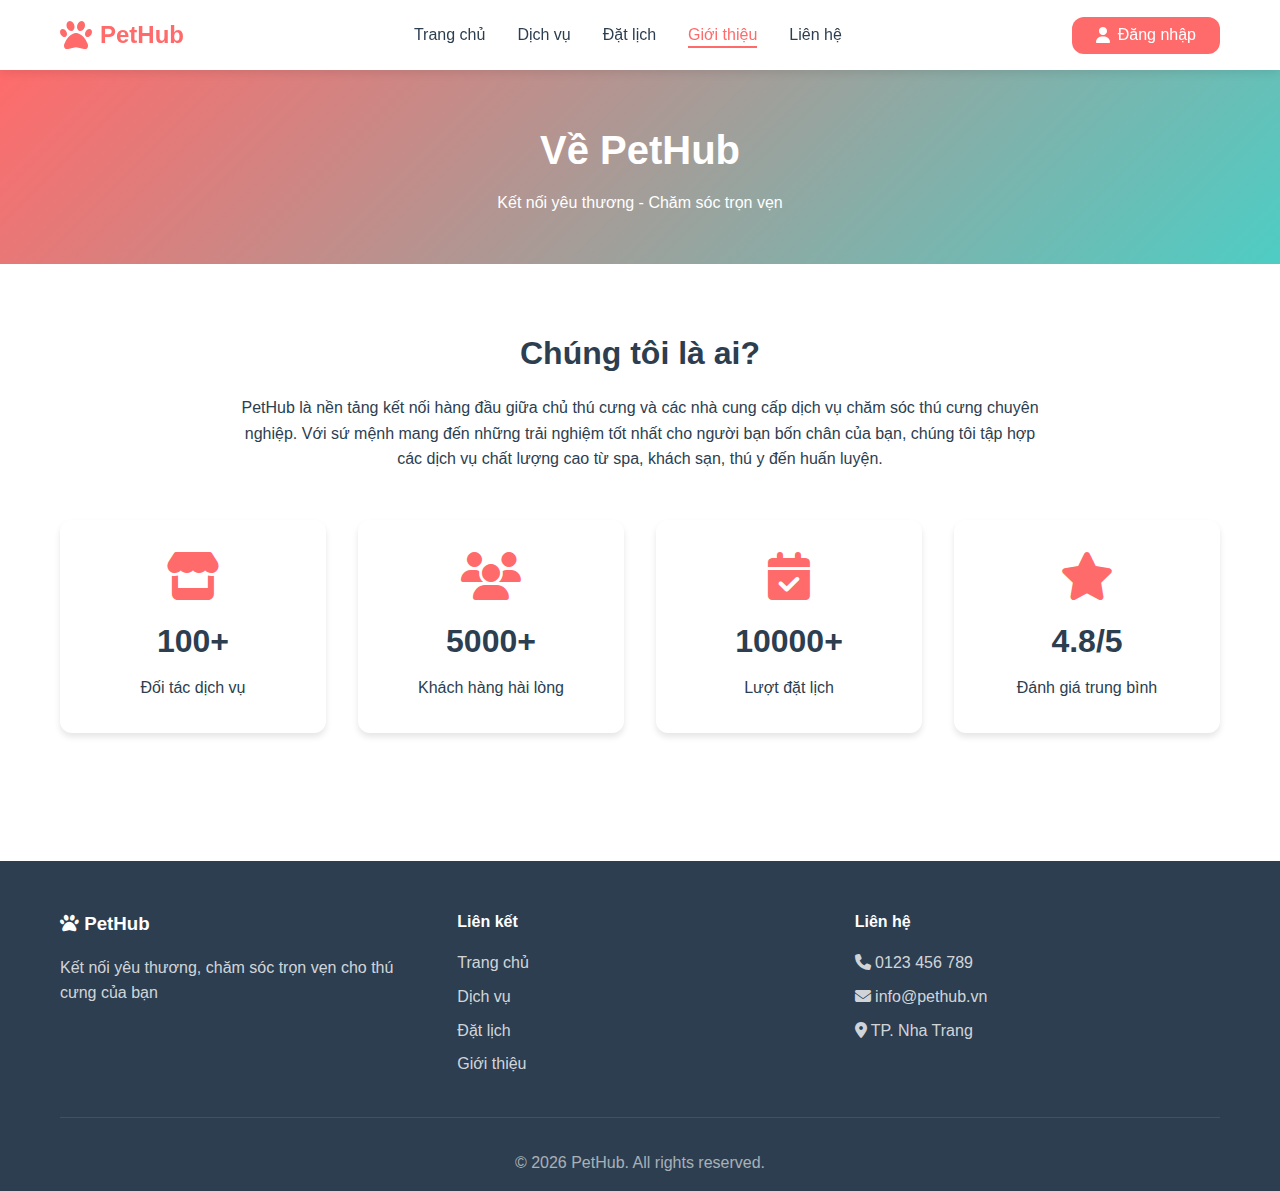
<file: about.html>
<!DOCTYPE html>
<html lang="vi">
<head>
    <meta charset="UTF-8">
    <meta name="viewport" content="width=device-width, initial-scale=1.0">
    <title>Giới thiệu - PetHub</title>
    <link rel="stylesheet" href="css/style.css">
    <link rel="stylesheet" href="https://cdnjs.cloudflare.com/ajax/libs/font-awesome/6.4.0/css/all.min.css">
</head>
<body>
    <header class="header">
        <div class="container">
            <div class="nav-wrapper">
                <div class="logo">
                    <i class="fas fa-paw"></i>
                    <span>PetHub</span>
                </div>
                <nav class="nav-menu">
                    <ul>
                        <li><a href="index.html">Trang chủ</a></li>
                        <li><a href="services.html">Dịch vụ</a></li>
                        <li><a href="booking.html">Đặt lịch</a></li>
                        <li><a href="about.html" class="active">Giới thiệu</a></li>
                        <li><a href="contact.html">Liên hệ</a></li>
                    </ul>
                </nav>
                <div class="auth-buttons">
                    <button class="btn-login" id="loginBtn">
                        <i class="fas fa-user"></i> Đăng nhập
                    </button>
                </div>
            </div>
        </div>
    </header>

    <section class="page-header">
        <div class="container">
            <h1>Về PetHub</h1>
            <p>Kết nối yêu thương - Chăm sóc trọn vẹn</p>
        </div>
    </section>

    <section class="about-content">
        <div class="container">
            <div class="about-intro">
                <h2>Chúng tôi là ai?</h2>
                <p>PetHub là nền tảng kết nối hàng đầu giữa chủ thú cưng và các nhà cung cấp dịch vụ chăm sóc thú cưng chuyên nghiệp. Với sứ mệnh mang đến những trải nghiệm tốt nhất cho người bạn bốn chân của bạn, chúng tôi tập hợp các dịch vụ chất lượng cao từ spa, khách sạn, thú y đến huấn luyện.</p>
            </div>

            <div class="stats-grid">
                <div class="stat-card">
                    <i class="fas fa-store"></i>
                    <h3>100+</h3>
                    <p>Đối tác dịch vụ</p>
                </div>
                <div class="stat-card">
                    <i class="fas fa-users"></i>
                    <h3>5000+</h3>
                    <p>Khách hàng hài lòng</p>
                </div>
                <div class="stat-card">
                    <i class="fas fa-calendar-check"></i>
                    <h3>10000+</h3>
                    <p>Lượt đặt lịch</p>
                </div>
                <div class="stat-card">
                    <i class="fas fa-star"></i>
                    <h3>4.8/5</h3>
                    <p>Đánh giá trung bình</p>
                </div>
            </div>
        </div>
    </section>

    <footer class="footer">
        <div class="container">
            <div class="footer-content">
                <div class="footer-section">
                    <h3><i class="fas fa-paw"></i> PetHub</h3>
                    <p>Kết nối yêu thương, chăm sóc trọn vẹn cho thú cưng của bạn</p>
                </div>
                <div class="footer-section">
                    <h4>Liên kết</h4>
                    <ul>
                        <li><a href="index.html">Trang chủ</a></li>
                        <li><a href="services.html">Dịch vụ</a></li>
                        <li><a href="booking.html">Đặt lịch</a></li>
                        <li><a href="about.html">Giới thiệu</a></li>
                    </ul>
                </div>
                <div class="footer-section">
                    <h4>Liên hệ</h4>
                    <p><i class="fas fa-phone"></i> 0123 456 789</p>
                    <p><i class="fas fa-envelope"></i> info@pethub.vn</p>
                    <p><i class="fas fa-map-marker-alt"></i> TP. Nha Trang</p>
                </div>
            </div>
            <div class="footer-bottom">
                <p>&copy; 2026 PetHub. All rights reserved.</p>
            </div>
        </div>
    </footer>

    <div id="loginModal" class="modal">
        <div class="modal-content">
            <span class="close">&times;</span>
            <h2>Đăng nhập</h2>
            <div class="login-form">
                <button class="btn-google-login" id="googleLoginBtn">
                    <i class="fab fa-google"></i>
                    Đăng nhập với Google
                </button>
                <div class="divider"><span>hoặc</span></div>
                <form id="emailLoginForm">
                    <div class="form-group">
                        <input type="email" placeholder="Email" required>
                    </div>
                    <div class="form-group">
                        <input type="password" placeholder="Mật khẩu" required>
                    </div>
                    <button type="submit" class="btn btn-primary full-width">Đăng nhập</button>
                </form>
            </div>
        </div>
    </div>

    <script src="js/auth.js"></script>
</body>
</html>
</file>
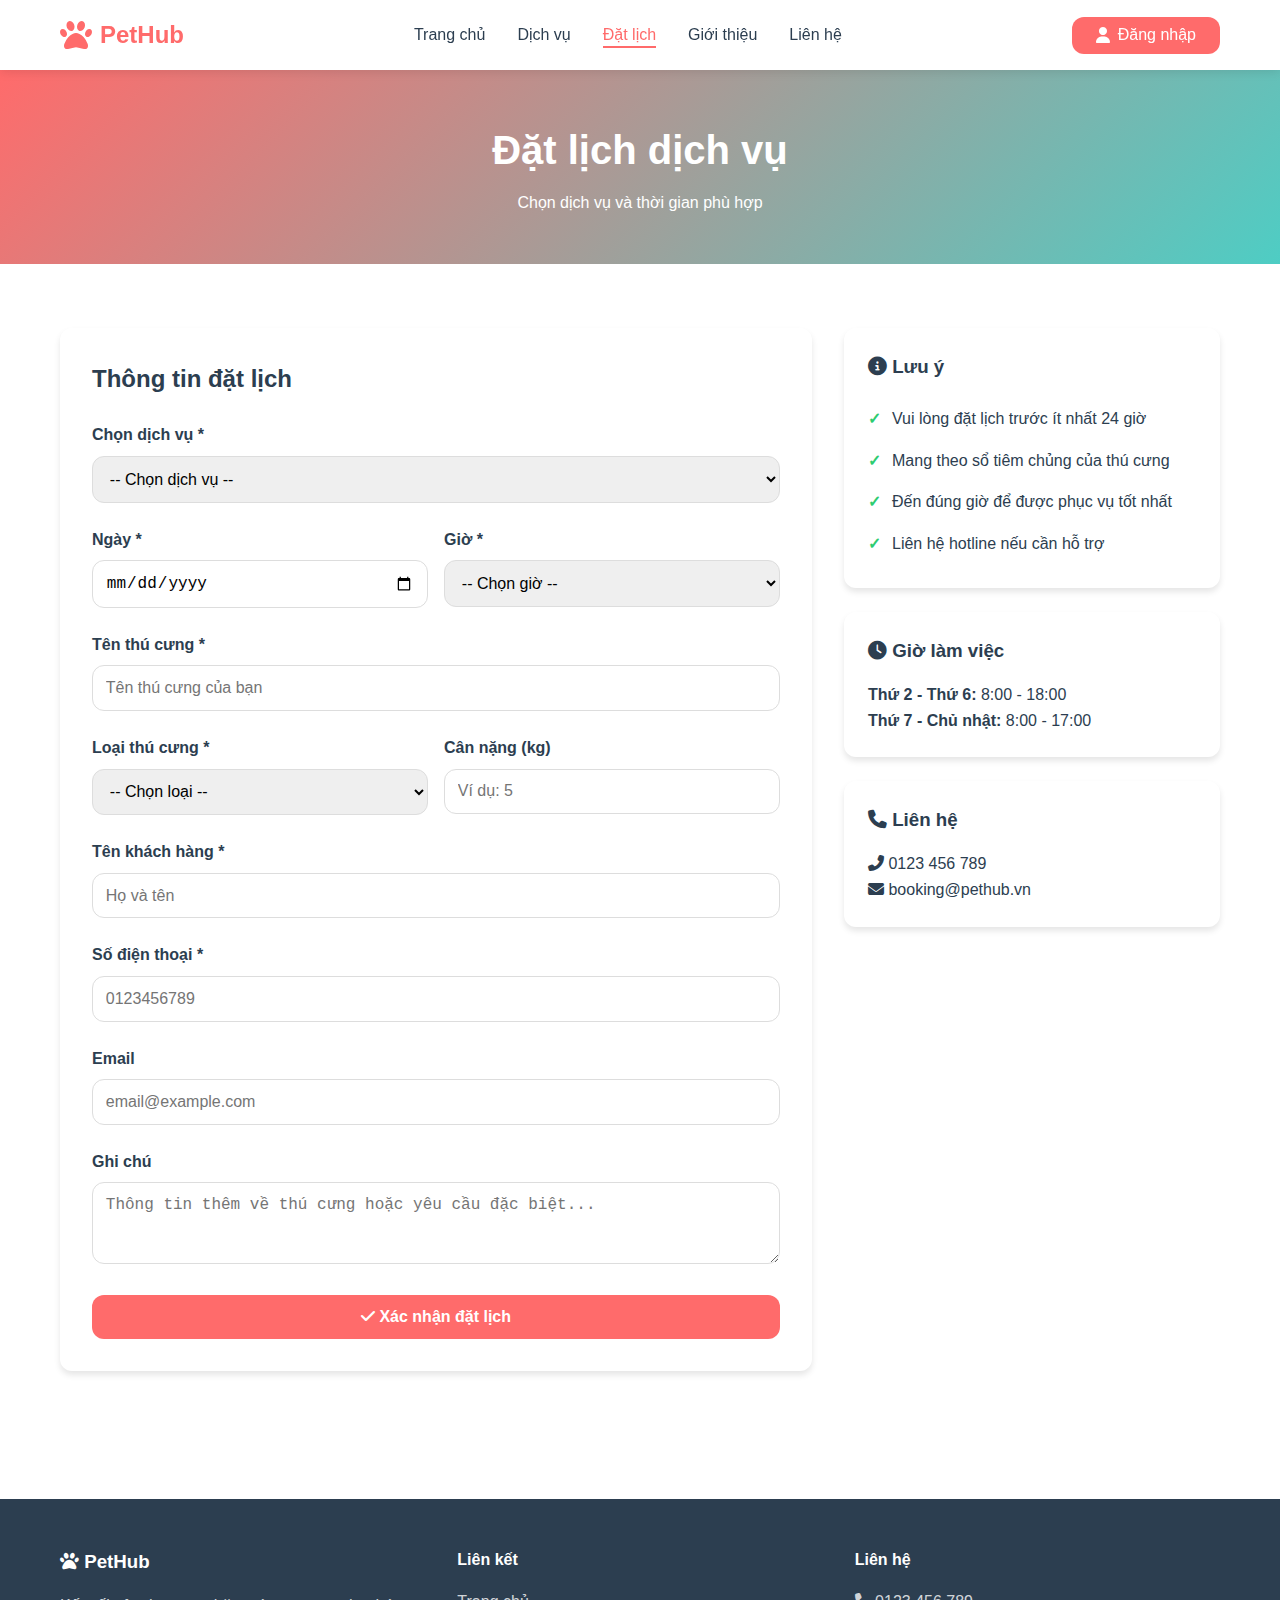
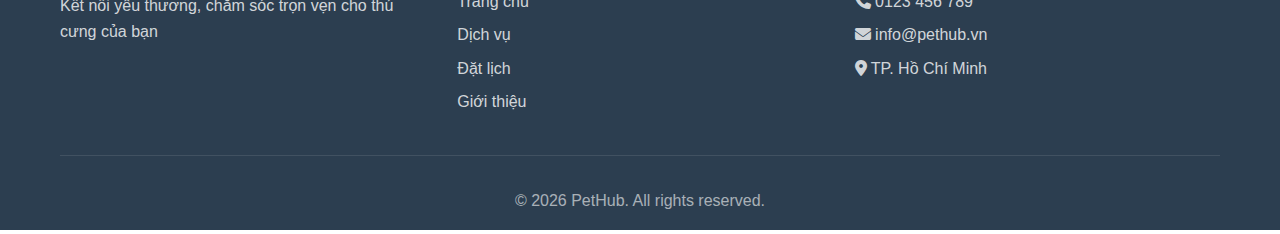
<file: booking.html>
<!DOCTYPE html>
<html lang="vi">
<head>
    <meta charset="UTF-8">
    <meta name="viewport" content="width=device-width, initial-scale=1.0">
    <title>Đặt lịch - PetHub</title>
    <link rel="stylesheet" href="css/style.css">
    <link rel="stylesheet" href="https://cdnjs.cloudflare.com/ajax/libs/font-awesome/6.4.0/css/all.min.css">
</head>
<body>
    <!-- Header -->
    <header class="header">
        <div class="container">
            <div class="nav-wrapper">
                <div class="logo">
                    <i class="fas fa-paw"></i>
                    <span>PetHub</span>
                </div>
                <nav class="nav-menu">
                    <ul>
                        <li><a href="index.html">Trang chủ</a></li>
                        <li><a href="services.html">Dịch vụ</a></li>
                        <li><a href="booking.html" class="active">Đặt lịch</a></li>
                        <li><a href="about.html">Giới thiệu</a></li>
                        <li><a href="contact.html">Liên hệ</a></li>
                    </ul>
                </nav>
                <div class="auth-buttons">
                    <button class="btn-login" id="loginBtn">
                        <i class="fas fa-user"></i> Đăng nhập
                    </button>
                </div>
            </div>
        </div>
    </header>

    <!-- Page Header -->
    <section class="page-header">
        <div class="container">
            <h1>Đặt lịch dịch vụ</h1>
            <p>Chọn dịch vụ và thời gian phù hợp</p>
        </div>
    </section>

    <!-- Booking Form -->
    <section class="booking-section">
        <div class="container">
            <div class="booking-wrapper">
                <div class="booking-form-container">
                    <h2>Thông tin đặt lịch</h2>
                    <form id="bookingForm">
                        <div class="form-group">
                            <label>Chọn dịch vụ *</label>
                            <select id="serviceSelect" required>
                                <option value="">-- Chọn dịch vụ --</option>
                            </select>
                        </div>

                        <div class="form-row">
                            <div class="form-group">
                                <label>Ngày *</label>
                                <input type="date" id="bookingDate" required>
                            </div>
                            <div class="form-group">
                                <label>Giờ *</label>
                                <select id="bookingTime" required>
                                    <option value="">-- Chọn giờ --</option>
                                    <option value="08:00">08:00</option>
                                    <option value="09:00">09:00</option>
                                    <option value="10:00">10:00</option>
                                    <option value="11:00">11:00</option>
                                    <option value="13:00">13:00</option>
                                    <option value="14:00">14:00</option>
                                    <option value="15:00">15:00</option>
                                    <option value="16:00">16:00</option>
                                    <option value="17:00">17:00</option>
                                </select>
                            </div>
                        </div>

                        <div class="form-group">
                            <label>Tên thú cưng *</label>
                            <input type="text" id="petName" placeholder="Tên thú cưng của bạn" required>
                        </div>

                        <div class="form-row">
                            <div class="form-group">
                                <label>Loại thú cưng *</label>
                                <select id="petType" required>
                                    <option value="">-- Chọn loại --</option>
                                    <option value="dog">Chó</option>
                                    <option value="cat">Mèo</option>
                                    <option value="other">Khác</option>
                                </select>
                            </div>
                            <div class="form-group">
                                <label>Cân nặng (kg)</label>
                                <input type="number" id="petWeight" placeholder="Ví dụ: 5" min="0" step="0.1">
                            </div>
                        </div>

                        <div class="form-group">
                            <label>Tên khách hàng *</label>
                            <input type="text" id="customerName" placeholder="Họ và tên" required>
                        </div>

                        <div class="form-group">
                            <label>Số điện thoại *</label>
                            <input type="tel" id="customerPhone" placeholder="0123456789" required>
                        </div>

                        <div class="form-group">
                            <label>Email</label>
                            <input type="email" id="customerEmail" placeholder="email@example.com">
                        </div>

                        <div class="form-group">
                            <label>Ghi chú</label>
                            <textarea id="bookingNote" rows="3" placeholder="Thông tin thêm về thú cưng hoặc yêu cầu đặc biệt..."></textarea>
                        </div>

                        <div class="booking-summary" id="bookingSummary" style="display: none;">
                            <h3>Tổng quan đặt lịch</h3>
                            <div class="summary-item">
                                <span>Dịch vụ:</span>
                                <span id="summaryService">-</span>
                            </div>
                            <div class="summary-item">
                                <span>Thời gian:</span>
                                <span id="summaryDateTime">-</span>
                            </div>
                            <div class="summary-item total">
                                <span>Tổng tiền:</span>
                                <span id="summaryPrice">0đ</span>
                            </div>
                        </div>

                        <button type="submit" class="btn btn-primary full-width">
                            <i class="fas fa-check"></i> Xác nhận đặt lịch
                        </button>
                    </form>
                </div>

                <div class="booking-info">
                    <div class="info-card">
                        <h3><i class="fas fa-info-circle"></i> Lưu ý</h3>
                        <ul>
                            <li>Vui lòng đặt lịch trước ít nhất 24 giờ</li>
                            <li>Mang theo sổ tiêm chủng của thú cưng</li>
                            <li>Đến đúng giờ để được phục vụ tốt nhất</li>
                            <li>Liên hệ hotline nếu cần hỗ trợ</li>
                        </ul>
                    </div>
                    <div class="info-card">
                        <h3><i class="fas fa-clock"></i> Giờ làm việc</h3>
                        <p><strong>Thứ 2 - Thứ 6:</strong> 8:00 - 18:00</p>
                        <p><strong>Thứ 7 - Chủ nhật:</strong> 8:00 - 17:00</p>
                    </div>
                    <div class="info-card">
                        <h3><i class="fas fa-phone"></i> Liên hệ</h3>
                        <p><i class="fas fa-phone-alt"></i> 0123 456 789</p>
                        <p><i class="fas fa-envelope"></i> booking@pethub.vn</p>
                    </div>
                </div>
            </div>
        </div>
    </section>

    <!-- Footer -->
    <footer class="footer">
        <div class="container">
            <div class="footer-content">
                <div class="footer-section">
                    <h3><i class="fas fa-paw"></i> PetHub</h3>
                    <p>Kết nối yêu thương, chăm sóc trọn vẹn cho thú cưng của bạn</p>
                </div>
                <div class="footer-section">
                    <h4>Liên kết</h4>
                    <ul>
                        <li><a href="index.html">Trang chủ</a></li>
                        <li><a href="services.html">Dịch vụ</a></li>
                        <li><a href="booking.html">Đặt lịch</a></li>
                        <li><a href="about.html">Giới thiệu</a></li>
                    </ul>
                </div>
                <div class="footer-section">
                    <h4>Liên hệ</h4>
                    <p><i class="fas fa-phone"></i> 0123 456 789</p>
                    <p><i class="fas fa-envelope"></i> info@pethub.vn</p>
                    <p><i class="fas fa-map-marker-alt"></i> TP. Hồ Chí Minh</p>
                </div>
            </div>
            <div class="footer-bottom">
                <p>&copy; 2026 PetHub. All rights reserved.</p>
            </div>
        </div>
    </footer>

    <!-- Success Modal -->
    <div id="successModal" class="modal">
        <div class="modal-content success-modal">
            <div class="success-icon">
                <i class="fas fa-check-circle"></i>
            </div>
            <h2>Đặt lịch thành công!</h2>
            <p>Vui lòng tiến hành thanh toán để hoàn tất đặt lịch.</p>
            <button class="btn btn-primary full-width" id="paymentBtn" href="payment.html">
                <i class="fas fa-credit-card"></i> Tiến hành thanh toán
            </button>
        </div>
    </div>

    <!-- Login Modal -->
    <div id="loginModal" class="modal">
        <div class="modal-content">
            <span class="close">&times;</span>
            <h2>Đăng nhập</h2>
            <div class="login-form">
                <button class="btn-google-login" id="googleLoginBtn">
                    <i class="fab fa-google"></i>
                    Đăng nhập với Google
                </button>
                <div class="divider">
                    <span>hoặc</span>
                </div>
                <form id="emailLoginForm">
                    <div class="form-group">
                        <input type="email" placeholder="Email" required>
                    </div>
                    <div class="form-group">
                        <input type="password" placeholder="Mật khẩu" required>
                    </div>
                    <button type="submit" class="btn btn-primary full-width">Đăng nhập</button>
                </form>
            </div>
        </div>
    </div>

    <script src="js/data.js"></script>
    <script src="js/auth.js"></script>
    <script src="js/booking.js"></script>
</body>
</html>
</file>
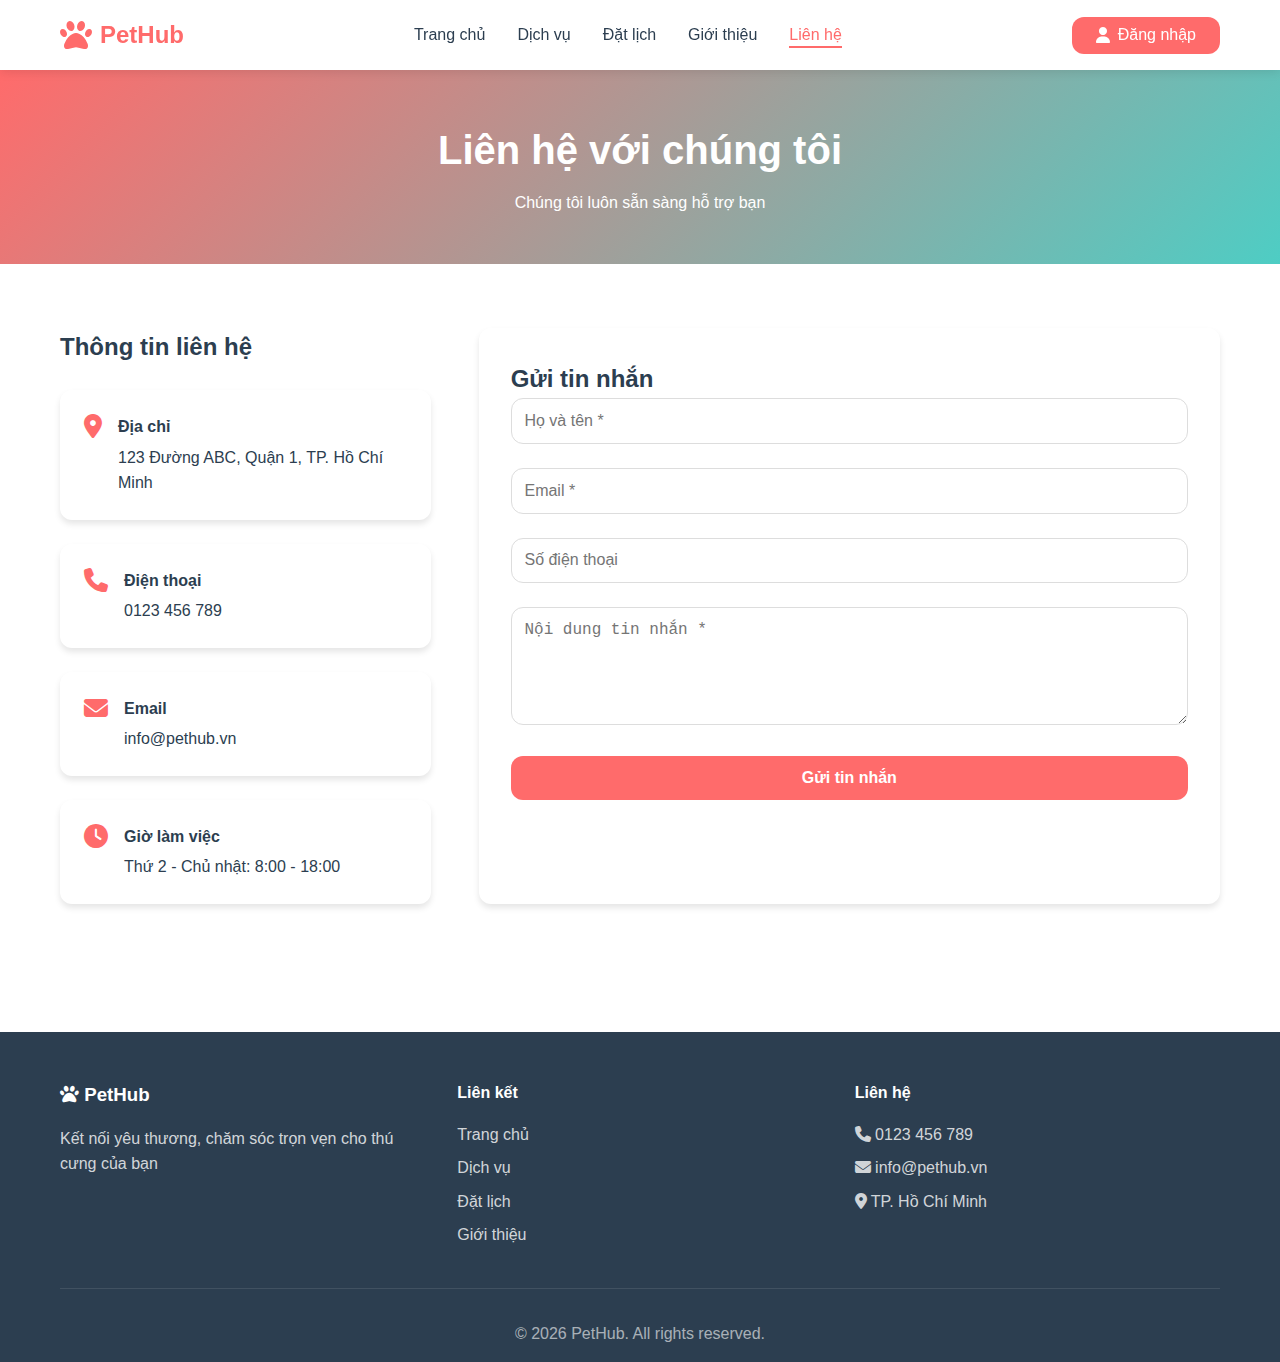
<file: contact.html>
<!DOCTYPE html>
<html lang="vi">
<head>
    <meta charset="UTF-8">
    <meta name="viewport" content="width=device-width, initial-scale=1.0">
    <title>Liên hệ - PetHub</title>
    <link rel="stylesheet" href="css/style.css">
    <link rel="stylesheet" href="https://cdnjs.cloudflare.com/ajax/libs/font-awesome/6.4.0/css/all.min.css">
</head>
<body>
    <header class="header">
        <div class="container">
            <div class="nav-wrapper">
                <div class="logo">
                    <i class="fas fa-paw"></i>
                    <span>PetHub</span>
                </div>
                <nav class="nav-menu">
                    <ul>
                        <li><a href="index.html">Trang chủ</a></li>
                        <li><a href="services.html">Dịch vụ</a></li>
                        <li><a href="booking.html">Đặt lịch</a></li>
                        <li><a href="about.html">Giới thiệu</a></li>
                        <li><a href="contact.html" class="active">Liên hệ</a></li>
                    </ul>
                </nav>
                <div class="auth-buttons">
                    <button class="btn-login" id="loginBtn">
                        <i class="fas fa-user"></i> Đăng nhập
                    </button>
                </div>
            </div>
        </div>
    </header>

    <section class="page-header">
        <div class="container">
            <h1>Liên hệ với chúng tôi</h1>
            <p>Chúng tôi luôn sẵn sàng hỗ trợ bạn</p>
        </div>
    </section>

    <section class="contact-section">
        <div class="container">
            <div class="contact-wrapper">
                <div class="contact-info">
                    <h2>Thông tin liên hệ</h2>
                    <div class="contact-item">
                        <i class="fas fa-map-marker-alt"></i>
                        <div>
                            <h4>Địa chỉ</h4>
                            <p>123 Đường ABC, Quận 1, TP. Hồ Chí Minh</p>
                        </div>
                    </div>
                    <div class="contact-item">
                        <i class="fas fa-phone"></i>
                        <div>
                            <h4>Điện thoại</h4>
                            <p>0123 456 789</p>
                        </div>
                    </div>
                    <div class="contact-item">
                        <i class="fas fa-envelope"></i>
                        <div>
                            <h4>Email</h4>
                            <p>info@pethub.vn</p>
                        </div>
                    </div>
                    <div class="contact-item">
                        <i class="fas fa-clock"></i>
                        <div>
                            <h4>Giờ làm việc</h4>
                            <p>Thứ 2 - Chủ nhật: 8:00 - 18:00</p>
                        </div>
                    </div>
                </div>

                <div class="contact-form-container">
                    <h2>Gửi tin nhắn</h2>
                    <form id="contactForm">
                        <div class="form-group">
                            <input type="text" placeholder="Họ và tên *" required>
                        </div>
                        <div class="form-group">
                            <input type="email" placeholder="Email *" required>
                        </div>
                        <div class="form-group">
                            <input type="tel" placeholder="Số điện thoại">
                        </div>
                        <div class="form-group">
                            <textarea rows="5" placeholder="Nội dung tin nhắn *" required></textarea>
                        </div>
                        <button type="submit" class="btn btn-primary full-width">Gửi tin nhắn</button>
                    </form>
                </div>
            </div>
        </div>
    </section>

    <footer class="footer">
        <div class="container">
            <div class="footer-content">
                <div class="footer-section">
                    <h3><i class="fas fa-paw"></i> PetHub</h3>
                    <p>Kết nối yêu thương, chăm sóc trọn vẹn cho thú cưng của bạn</p>
                </div>
                <div class="footer-section">
                    <h4>Liên kết</h4>
                    <ul>
                        <li><a href="index.html">Trang chủ</a></li>
                        <li><a href="services.html">Dịch vụ</a></li>
                        <li><a href="booking.html">Đặt lịch</a></li>
                        <li><a href="about.html">Giới thiệu</a></li>
                    </ul>
                </div>
                <div class="footer-section">
                    <h4>Liên hệ</h4>
                    <p><i class="fas fa-phone"></i> 0123 456 789</p>
                    <p><i class="fas fa-envelope"></i> info@pethub.vn</p>
                    <p><i class="fas fa-map-marker-alt"></i> TP. Hồ Chí Minh</p>
                </div>
            </div>
            <div class="footer-bottom">
                <p>&copy; 2026 PetHub. All rights reserved.</p>
            </div>
        </div>
    </footer>

    <div id="loginModal" class="modal">
        <div class="modal-content">
            <span class="close">&times;</span>
            <h2>Đăng nhập</h2>
            <div class="login-form">
                <button class="btn-google-login" id="googleLoginBtn">
                    <i class="fab fa-google"></i>
                    Đăng nhập với Google
                </button>
                <div class="divider"><span>hoặc</span></div>
                <form id="emailLoginForm">
                    <div class="form-group">
                        <input type="email" placeholder="Email" required>
                    </div>
                    <div class="form-group">
                        <input type="password" placeholder="Mật khẩu" required>
                    </div>
                    <button type="submit" class="btn btn-primary full-width">Đăng nhập</button>
                </form>
            </div>
        </div>
    </div>

    <script src="js/auth.js"></script>
</body>
</html>
</file>
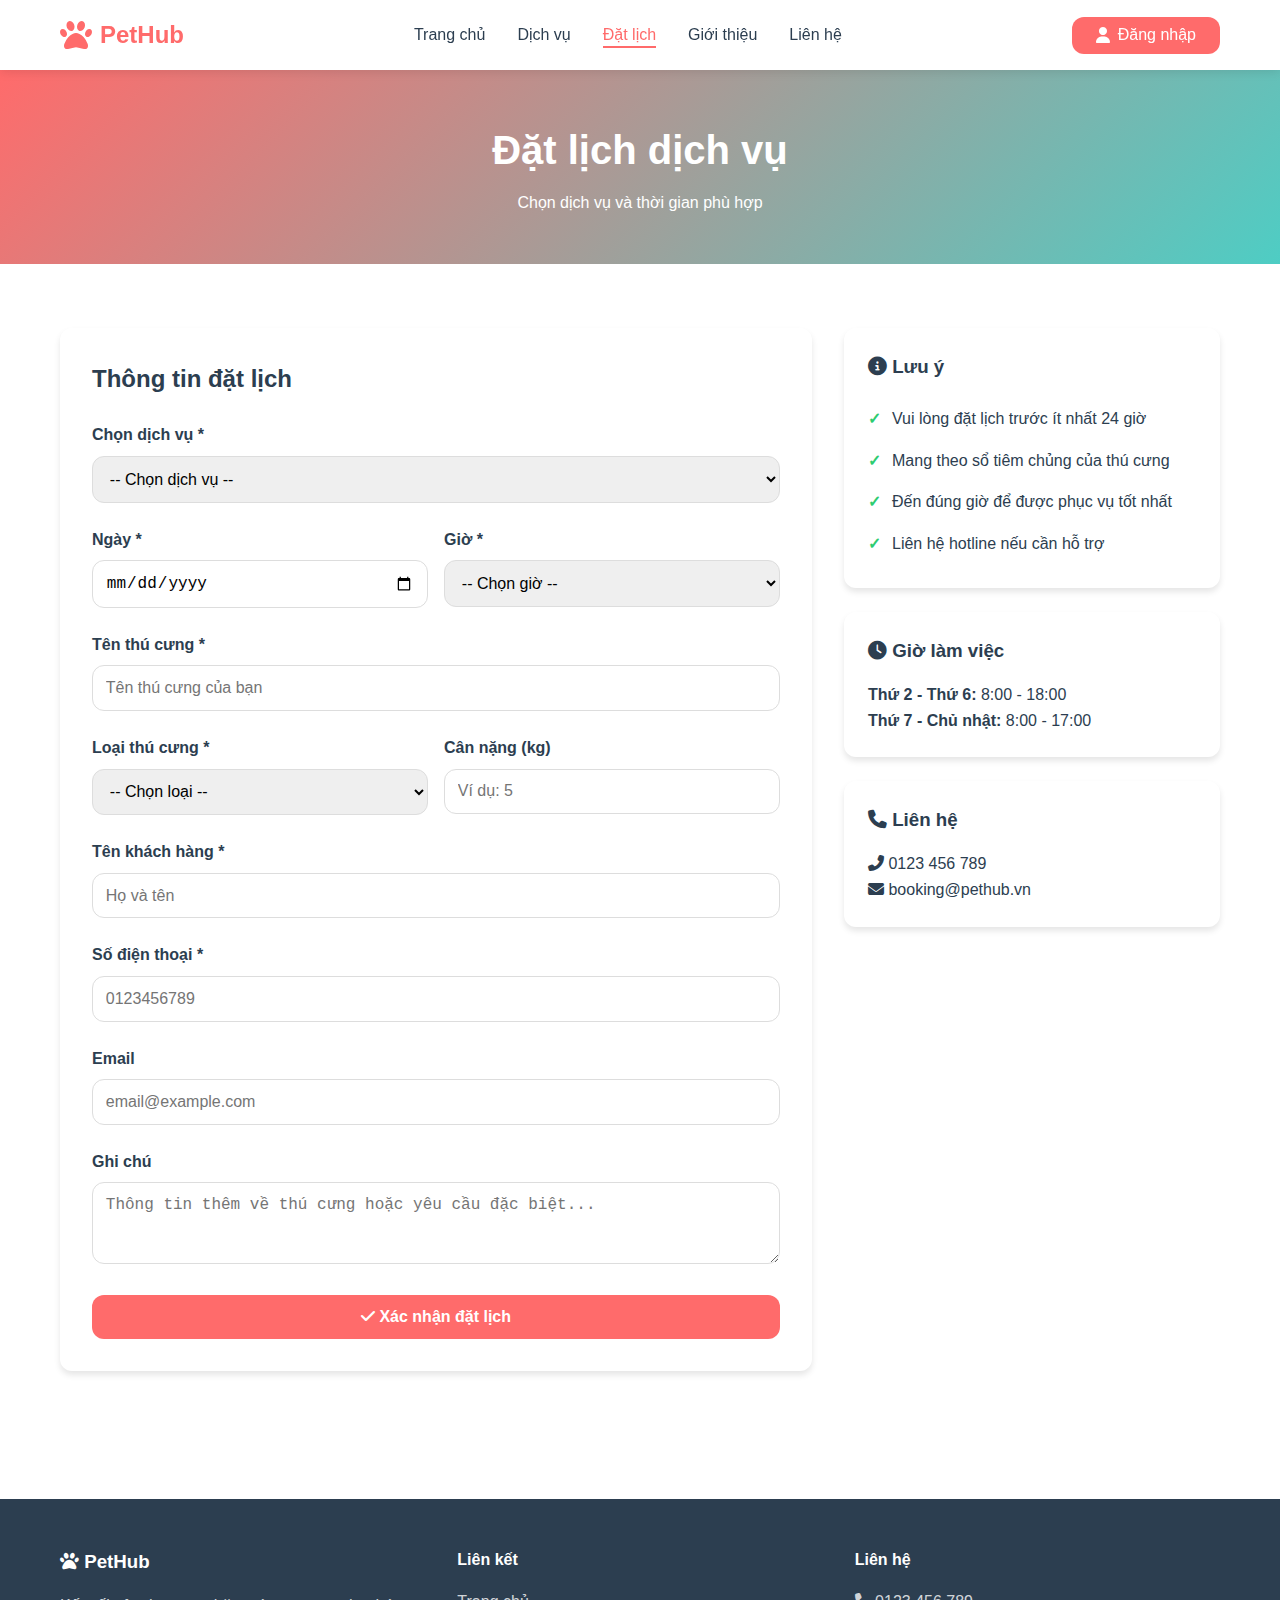
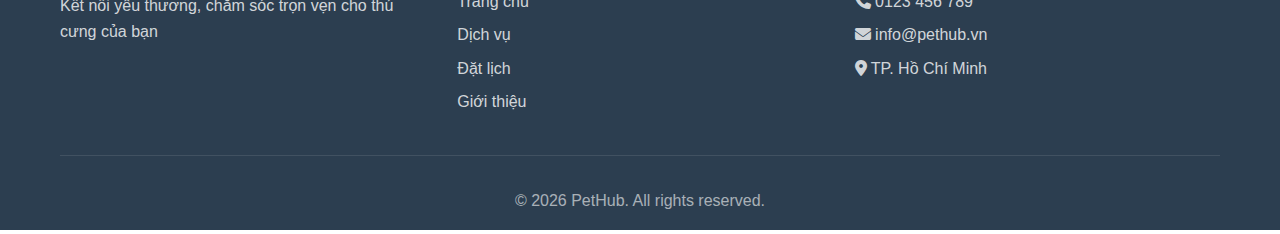
<file: payment.html>
<!DOCTYPE html>
<html lang="vi">
<head>
    <meta charset="UTF-8">
    <meta name="viewport" content="width=device-width, initial-scale=1.0">
    <title>Thanh toán - PetHub</title>
    <link rel="stylesheet" href="css/style.css">
    <link rel="stylesheet" href="https://cdnjs.cloudflare.com/ajax/libs/font-awesome/6.4.0/css/all.min.css">
</head>
<body>
    <!-- Header -->
    <header class="header">
        <div class="container">
            <div class="nav-wrapper">
                <div class="logo">
                    <i class="fas fa-paw"></i>
                    <span>PetHub</span>
                </div>
                <nav class="nav-menu">
                    <ul>
                        <li><a href="index.html">Trang chủ</a></li>
                        <li><a href="services.html">Dịch vụ</a></li>
                        <li><a href="booking.html">Đặt lịch</a></li>
                        <li><a href="about.html">Giới thiệu</a></li>
                        <li><a href="contact.html">Liên hệ</a></li>
                    </ul>
                </nav>
                <div class="auth-buttons">
                    <button class="btn-login" id="loginBtn">
                        <i class="fas fa-user"></i> Đăng nhập
                    </button>
                </div>
            </div>
        </div>
    </header>

    <!-- Page Header -->
    <section class="page-header">
        <div class="container">
            <h1>Thanh toán</h1>
            <p>Hoàn tất thanh toán để xác nhận đặt lịch</p>
        </div>
    </section>

    <!-- Payment Section -->
    <section class="payment-section">
        <div class="container">
            <div class="payment-wrapper">
                <!-- Order Summary -->
                <div class="order-summary">
                    <h2>Thông tin đơn hàng</h2>
                    <div class="order-details" id="orderDetails">
                        <div class="order-item">
                            <span>Mã hóa đơn:</span>
                            <span id="orderBillId" style="font-weight: bold; color: #ff6b6b;">-</span>
                        </div>
                        <div class="order-item">
                            <span>Dịch vụ:</span>
                            <span id="orderService">Spa & Grooming cao cấp</span>
                        </div>
                        <div class="order-item">
                            <span>Ngày:</span>
                            <span id="orderDate">25/01/2026</span>
                        </div>
                        <div class="order-item">
                            <span>Giờ:</span>
                            <span id="orderTime">10:00</span>
                        </div>
                        <div class="order-item">
                            <span>Thú cưng:</span>
                            <span id="orderPet">Milo (Chó)</span>
                        </div>
                        <hr>
                        <div class="order-item">
                            <span>Giá dịch vụ:</span>
                            <span id="orderBasePrice">350,000đ</span>
                        </div>
                        <div class="order-item discount">
                            <span>Giảm giá:</span>
                            <span id="orderDiscount">- 0đ</span>
                        </div>
                        <div class="order-item total">
                            <span>Tổng cộng:</span>
                            <span id="orderTotal">350,000đ</span>
                        </div>
                    </div>

                    <!-- Discount Code -->
                    <div class="discount-code">
                        <input type="text" id="discountInput" placeholder="Nhập mã giảm giá">
                        <button class="btn btn-secondary" id="applyDiscountBtn">Áp dụng</button>
                    </div>
                </div>

                <!-- Payment Method -->
                <div class="payment-method">
                    <h2>Phương thức thanh toán</h2>
                    <form id="paymentForm">
                        <div class="payment-options">
                            <label class="payment-option">
                                <input type="radio" name="payment" value="momo" checked>
                                <div class="option-content">
                                    <i class="fas fa-wallet"></i>
                                    <span>Ví MoMo</span>
                                </div>
                            </label>

                            <label class="payment-option">
                                <input type="radio" name="payment" value="banking">
                                <div class="option-content">
                                    <i class="fas fa-university"></i>
                                    <span>Chuyển khoản ngân hàng</span>
                                </div>
                            </label>

                            <label class="payment-option">
                                <input type="radio" name="payment" value="card">
                                <div class="option-content">
                                    <i class="fas fa-credit-card"></i>
                                    <span>Thẻ tín dụng/Ghi nợ</span>
                                </div>
                            </label>

                            <label class="payment-option">
                                <input type="radio" name="payment" value="cod">
                                <div class="option-content">
                                    <i class="fas fa-money-bill-wave"></i>
                                    <span>Thanh toán khi đến</span>
                                </div>
                            </label>
                        </div>

                        <!-- Payment Details -->
                        <div class="payment-details" id="paymentDetails">
                            <!-- MoMo -->
                            <div class="payment-detail active" data-method="momo">
                                <p>Quét mã QR để thanh toán qua ví MoMo</p>
                                <div class="qr-code">
                                    <i class="fas fa-qrcode"></i>
                                    <p>Mã QR thanh toán</p>
                                </div>
                            </div>

                            <!-- Banking -->
                            <div class="payment-detail" data-method="banking">
                                <p><strong>Thông tin chuyển khoản:</strong></p>
                                <p>Ngân hàng: <strong>MBank</strong></p>
                                <p>Số tài khoản: <strong>084*****478</strong></p>
                                <p>Chủ tài khoản: <strong>Hoàng Thị Thúy Hằng</strong></p>
                                <p>Nội dung: <strong>PETHUB [Số điện thoại đặt]</strong></p>
                            </div>

                            <!-- Card -->
                            <div class="payment-detail" data-method="card">
                                <div class="form-group">
                                    <label>Số thẻ</label>
                                    <input type="text" placeholder="1234 5678 9012 3456" maxlength="19">
                                </div>
                                <div class="form-row">
                                    <div class="form-group">
                                        <label>Ngày hết hạn</label>
                                        <input type="text" placeholder="MM/YY" maxlength="5">
                                    </div>
                                    <div class="form-group">
                                        <label>CVV</label>
                                        <input type="text" placeholder="123" maxlength="3">
                                    </div>
                                </div>
                                <div class="form-group">
                                    <label>Tên chủ thẻ</label>
                                    <input type="text" placeholder="NGUYEN VAN A">
                                </div>
                            </div>

                            <!-- COD -->
                            <div class="payment-detail" data-method="cod">
                                <p>Bạn sẽ thanh toán trực tiếp khi đến sử dụng dịch vụ.</p>
                                <p><strong>Lưu ý:</strong> Vui lòng mang theo tiền mặt hoặc thẻ để thanh toán.</p>
                            </div>
                        </div>

                        <div class="payment-note">
                            <p><i class="fas fa-shield-alt"></i> Thông tin thanh toán của bạn được bảo mật tuyệt đối</p>
                        </div>

                        <button type="submit" class="btn btn-primary full-width">
                            <i class="fas fa-check-circle"></i> Xác nhận thanh toán
                        </button>
                    </form>
                </div>
            </div>
        </div>
    </section>

    <!-- Footer -->
    <footer class="footer">
        <div class="container">
            <div class="footer-content">
                <div class="footer-section">
                    <h3><i class="fas fa-paw"></i> PetHub</h3>
                    <p>Kết nối yêu thương, chăm sóc trọn vẹn cho thú cưng của bạn</p>
                </div>
                <div class="footer-section">
                    <h4>Liên kết</h4>
                    <ul>
                        <li><a href="index.html">Trang chủ</a></li>
                        <li><a href="services.html">Dịch vụ</a></li>
                        <li><a href="booking.html">Đặt lịch</a></li>
                        <li><a href="about.html">Giới thiệu</a></li>
                    </ul>
                </div>
                <div class="footer-section">
                    <h4>Liên hệ</h4>
                    <p><i class="fas fa-phone"></i> 0123 456 789</p>
                    <p><i class="fas fa-envelope"></i> info@pethub.vn</p>
                    <p><i class="fas fa-map-marker-alt"></i> TP. Nha Trang</p>
                </div>
            </div>
            <div class="footer-bottom">
                <p>&copy; 2026 PetHub. All rights reserved.</p>
            </div>
        </div>
    </footer>

    <!-- Success Modal -->
    <div id="paymentSuccessModal" class="modal">
        <div class="modal-content success-modal">
            <div class="success-icon">
                <i class="fas fa-check-circle"></i>
            </div>
            <h2>Thanh toán thành công!</h2>
            <p>Cảm ơn bạn đã sử dụng dịch vụ của PetHub.</p>
            <p>Chúng tôi sẽ gửi thông tin chi tiết qua email/SMS.</p>
            <button class="btn btn-primary" onclick="window.location.href='index.html'">Về trang chủ</button>
        </div>
    </div>

    <script src="js/data.js"></script>
    <script src="js/auth.js"></script>
    <script src="js/payment.js"></script>
</body>
</html>
</file>
<file: css/style.css>
/* ===== RESET & BASE ===== */
* {
    margin: 0;
    padding: 0;
    box-sizing: border-box;
}

:root {
    --primary-color: #ff6b6b;
    --secondary-color: #4ecdc4;
    --dark-color: #2c3e50;
    --light-color: #f8f9fa;
    --gray-color: #95a5a6;
    --success-color: #2ecc71;
    --warning-color: #f39c12;
    --danger-color: #e74c3c;
    --border-radius: 12px;
    --box-shadow: 0 4px 6px rgba(0, 0, 0, 0.1);
    --transition: all 0.3s ease;
}

body {
    font-family: 'Segoe UI', Tahoma, Geneva, Verdana, sans-serif;
    line-height: 1.6;
    color: var(--dark-color);
    background-color: #fff;
}

.container {
    max-width: 1200px;
    margin: 0 auto;
    padding: 0 20px;
}

/* ===== HEADER & NAVIGATION ===== */
.header {
    background: #fff;
    box-shadow: 0 2px 10px rgba(0, 0, 0, 0.1);
    position: sticky;
    top: 0;
    z-index: 1000;
    padding: 1rem 0;
}

.nav-wrapper {
    display: flex;
    justify-content: space-between;
    align-items: center;
}

.logo {
    display: flex;
    align-items: center;
    gap: 0.5rem;
    font-size: 1.5rem;
    font-weight: bold;
    color: var(--primary-color);
}

.logo i {
    font-size: 2rem;
}

.nav-menu ul {
    display: flex;
    list-style: none;
    gap: 2rem;
}

.nav-menu a {
    text-decoration: none;
    color: var(--dark-color);
    font-weight: 500;
    transition: var(--transition);
    position: relative;
}

.nav-menu a:hover,
.nav-menu a.active {
    color: var(--primary-color);
}

.nav-menu a.active::after {
    content: '';
    position: absolute;
    bottom: -5px;
    left: 0;
    width: 100%;
    height: 2px;
    background: var(--primary-color);
}

.auth-buttons {
    display: flex;
    gap: 1rem;
    align-items: center;
}

.btn-login,
.btn-admin {
    padding: 0.6rem 1.5rem;
    border: none;
    border-radius: var(--border-radius);
    cursor: pointer;
    font-size: 1rem;
    transition: var(--transition);
    text-decoration: none;
    display: inline-flex;
    align-items: center;
    gap: 0.5rem;
}

.btn-login {
    background: var(--primary-color);
    color: white;
}

.btn-admin {
    background: var(--secondary-color);
    color: white;
}

.btn-login:hover {
    background: #ff5252;
    transform: translateY(-2px);
}

.btn-admin:hover {
    background: #45b8b0;
    transform: translateY(-2px);
}

/* ===== BUTTONS ===== */
.btn {
    padding: 0.8rem 2rem;
    border: none;
    border-radius: var(--border-radius);
    cursor: pointer;
    font-size: 1rem;
    font-weight: 600;
    transition: var(--transition);
    text-decoration: none;
    display: inline-block;
}

.btn-primary {
    background: var(--primary-color);
    color: white;
}

.btn-primary:hover {
    background: #ff5252;
    transform: translateY(-2px);
    box-shadow: 0 6px 12px rgba(255, 107, 107, 0.3);
}

.btn-secondary {
    background: transparent;
    color: white;
    border: 2px solid white;
}

.btn-secondary:hover {
    background: white;
    color: var(--primary-color);
}

.full-width {
    width: 100%;
}

/* ===== HERO SECTION ===== */
.hero {
    background: linear-gradient(135deg, var(--primary-color), var(--secondary-color));
    color: white;
    padding: 5rem 0;
    text-align: center;
}

.hero-content h1 {
    font-size: 3rem;
    margin-bottom: 1rem;
}

.hero-content p {
    font-size: 1.3rem;
    margin-bottom: 2rem;
    opacity: 0.95;
}

.hero-buttons {
    display: flex;
    gap: 1rem;
    justify-content: center;
    flex-wrap: wrap;
}

/* ===== SECTIONS ===== */
.featured-services,
.features,
.about-content,
.contact-section,
.booking-section,
.payment-section,
.services-section {
    padding: 4rem 0;
}

.section-title {
    text-align: center;
    font-size: 2.5rem;
    margin-bottom: 3rem;
    color: var(--dark-color);
}

.text-center {
    text-align: center;
    margin-top: 2rem;
}

/* ===== SERVICES GRID ===== */
.services-grid {
    display: grid;
    grid-template-columns: repeat(auto-fill, minmax(300px, 1fr));
    gap: 2rem;
    margin-bottom: 2rem;
}

.service-card {
    background: white;
    border-radius: var(--border-radius);
    overflow: hidden;
    box-shadow: var(--box-shadow);
    transition: var(--transition);
    cursor: pointer;
}

.service-card:hover {
    transform: translateY(-5px);
    box-shadow: 0 8px 16px rgba(0, 0, 0, 0.15);
}

.service-image {
    width: 100%;
    height: 200px;
    object-fit: cover;
    background: var(--light-color);
}

.service-content {
    padding: 1.5rem;
}

.service-header {
    display: flex;
    justify-content: space-between;
    align-items: flex-start;
    margin-bottom: 0.5rem;
}

.service-card h3 {
    font-size: 1.3rem;
    margin-bottom: 0.5rem;
    color: var(--dark-color);
}

.service-type {
    display: inline-block;
    padding: 0.3rem 0.8rem;
    background: var(--secondary-color);
    color: white;
    border-radius: 20px;
    font-size: 0.85rem;
}

.service-location {
    color: var(--gray-color);
    font-size: 0.9rem;
    margin-bottom: 0.5rem;
}

.service-location i {
    margin-right: 0.3rem;
}

.service-card p {
    color: #666;
    margin-bottom: 1rem;
    line-height: 1.5;
}

.service-footer {
    display: flex;
    justify-content: space-between;
    align-items: center;
    margin-top: 1rem;
    padding-top: 1rem;
    border-top: 1px solid #eee;
}

.service-price {
    font-size: 1.5rem;
    font-weight: bold;
    color: var(--primary-color);
}

.service-rating {
    display: flex;
    align-items: center;
    gap: 0.3rem;
    color: var(--warning-color);
}

/* ===== FEATURES GRID ===== */
.features-grid {
    display: grid;
    grid-template-columns: repeat(auto-fit, minmax(250px, 1fr));
    gap: 2rem;
}

.feature-card {
    text-align: center;
    padding: 2rem;
    background: white;
    border-radius: var(--border-radius);
    box-shadow: var(--box-shadow);
    transition: var(--transition);
}

.feature-card:hover {
    transform: translateY(-5px);
}

.feature-icon {
    font-size: 3rem;
    color: var(--primary-color);
    margin-bottom: 1rem;
}

.feature-card h3 {
    margin-bottom: 1rem;
    color: var(--dark-color);
}

/* ===== PAGE HEADER ===== */
.page-header {
    background: linear-gradient(135deg, var(--primary-color), var(--secondary-color));
    color: white;
    padding: 3rem 0;
    text-align: center;
}

.page-header h1 {
    font-size: 2.5rem;
    margin-bottom: 0.5rem;
}

/* ===== FILTERS ===== */
.filters-section {
    background: var(--light-color);
    padding: 2rem 0;
}

.filters {
    display: flex;
    gap: 1rem;
    flex-wrap: wrap;
    justify-content: center;
}

.filter-group {
    display: flex;
    align-items: center;
    gap: 0.5rem;
}

.filter-group label {
    font-weight: 600;
    color: var(--dark-color);
}

.filter-group select {
    padding: 0.5rem 1rem;
    border: 1px solid #ddd;
    border-radius: var(--border-radius);
    cursor: pointer;
    background: white;
}

/* ===== BOOKING FORM ===== */
.booking-wrapper {
    display: grid;
    grid-template-columns: 2fr 1fr;
    gap: 2rem;
}

.booking-form-container {
    background: white;
    padding: 2rem;
    border-radius: var(--border-radius);
    box-shadow: var(--box-shadow);
}

.booking-form-container h2 {
    margin-bottom: 1.5rem;
    color: var(--dark-color);
}

.form-group {
    margin-bottom: 1.5rem;
}

.form-group label {
    display: block;
    margin-bottom: 0.5rem;
    font-weight: 600;
    color: var(--dark-color);
}

.form-group input,
.form-group select,
.form-group textarea {
    width: 100%;
    padding: 0.8rem;
    border: 1px solid #ddd;
    border-radius: var(--border-radius);
    font-size: 1rem;
    transition: var(--transition);
}

.form-group input:focus,
.form-group select:focus,
.form-group textarea:focus {
    outline: none;
    border-color: var(--primary-color);
    box-shadow: 0 0 0 3px rgba(255, 107, 107, 0.1);
}

.form-row {
    display: grid;
    grid-template-columns: 1fr 1fr;
    gap: 1rem;
}

.booking-summary {
    background: var(--light-color);
    padding: 1.5rem;
    border-radius: var(--border-radius);
    margin-bottom: 1.5rem;
}

.booking-summary h3 {
    margin-bottom: 1rem;
    color: var(--dark-color);
}

.summary-item {
    display: flex;
    justify-content: space-between;
    margin-bottom: 0.8rem;
    padding-bottom: 0.8rem;
}

.summary-item:not(:last-child) {
    border-bottom: 1px solid #ddd;
}

.summary-item.total {
    font-weight: bold;
    font-size: 1.2rem;
    color: var(--primary-color);
}

.booking-info {
    display: flex;
    flex-direction: column;
    gap: 1.5rem;
}

.info-card {
    background: white;
    padding: 1.5rem;
    border-radius: var(--border-radius);
    box-shadow: var(--box-shadow);
}

.info-card h3 {
    margin-bottom: 1rem;
    color: var(--dark-color);
}

.info-card ul {
    list-style: none;
}

.info-card li {
    padding: 0.5rem 0;
    padding-left: 1.5rem;
    position: relative;
}

.info-card li::before {
    content: '✓';
    position: absolute;
    left: 0;
    color: var(--success-color);
    font-weight: bold;
}

/* ===== PAYMENT ===== */
.payment-wrapper {
    display: grid;
    grid-template-columns: 1fr 2fr;
    gap: 2rem;
}

.order-summary,
.payment-method {
    background: white;
    padding: 2rem;
    border-radius: var(--border-radius);
    box-shadow: var(--box-shadow);
}

.order-summary h2,
.payment-method h2 {
    margin-bottom: 1.5rem;
    color: var(--dark-color);
}

.order-details {
    margin-bottom: 1.5rem;
}

.order-item {
    display: flex;
    justify-content: space-between;
    padding: 0.8rem 0;
}

.order-item.total {
    font-size: 1.3rem;
    font-weight: bold;
    color: var(--primary-color);
    border-top: 2px solid var(--primary-color);
    margin-top: 0.5rem;
    padding-top: 1rem;
}

.order-item.discount {
    color: var(--success-color);
}

.discount-code {
    display: flex;
    gap: 0.5rem;
}

.discount-code input {
    flex: 1;
    padding: 0.8rem;
    border: 1px solid #ddd;
    border-radius: var(--border-radius);
}

.payment-options {
    display: grid;
    gap: 1rem;
    margin-bottom: 2rem;
}

.payment-option {
    display: block;
    cursor: pointer;
}

.payment-option input {
    display: none;
}

.option-content {
    display: flex;
    align-items: center;
    gap: 1rem;
    padding: 1rem;
    border: 2px solid #ddd;
    border-radius: var(--border-radius);
    transition: var(--transition);
}

.payment-option input:checked + .option-content {
    border-color: var(--primary-color);
    background: rgba(255, 107, 107, 0.05);
}

.option-content i {
    font-size: 1.5rem;
    color: var(--primary-color);
}

.payment-detail {
    display: none;
    padding: 1.5rem;
    background: var(--light-color);
    border-radius: var(--border-radius);
    margin-bottom: 1.5rem;
}

.payment-detail.active {
    display: block;
}

.qr-code {
    text-align: center;
    padding: 2rem;
}

.qr-code i {
    font-size: 10rem;
    color: var(--gray-color);
}

.payment-note {
    text-align: center;
    color: var(--gray-color);
    margin-bottom: 1.5rem;
}

/* ===== ABOUT ===== */
.about-intro {
    text-align: center;
    max-width: 800px;
    margin: 0 auto 3rem;
}

.about-intro h2 {
    font-size: 2rem;
    margin-bottom: 1rem;
    color: var(--dark-color);
}

.stats-grid {
    display: grid;
    grid-template-columns: repeat(auto-fit, minmax(200px, 1fr));
    gap: 2rem;
    margin-top: 3rem;
}

.stat-card {
    text-align: center;
    padding: 2rem;
    background: white;
    border-radius: var(--border-radius);
    box-shadow: var(--box-shadow);
}

.stat-card i {
    font-size: 3rem;
    color: var(--primary-color);
    margin-bottom: 1rem;
}

.stat-card h3 {
    font-size: 2rem;
    color: var(--dark-color);
    margin-bottom: 0.5rem;
}

/* ===== CONTACT ===== */
.contact-wrapper {
    display: grid;
    grid-template-columns: 1fr 2fr;
    gap: 3rem;
}

.contact-info {
    display: flex;
    flex-direction: column;
    gap: 1.5rem;
}

.contact-item {
    display: flex;
    gap: 1rem;
    padding: 1.5rem;
    background: white;
    border-radius: var(--border-radius);
    box-shadow: var(--box-shadow);
}

.contact-item i {
    font-size: 1.5rem;
    color: var(--primary-color);
}

.contact-item h4 {
    margin-bottom: 0.3rem;
    color: var(--dark-color);
}

.contact-form-container {
    background: white;
    padding: 2rem;
    border-radius: var(--border-radius);
    box-shadow: var(--box-shadow);
}

/* ===== MODAL ===== */
.modal {
    display: none;
    position: fixed;
    z-index: 2000;
    left: 0;
    top: 0;
    width: 100%;
    height: 100%;
    background-color: rgba(0, 0, 0, 0.5);
}

.modal.show {
    display: flex;
    justify-content: center;
    align-items: center;
}

.modal-content {
    background: white;
    padding: 2rem;
    border-radius: var(--border-radius);
    max-width: 500px;
    width: 90%;
    position: relative;
    animation: slideDown 0.3s ease;
}

@keyframes slideDown {
    from {
        transform: translateY(-50px);
        opacity: 0;
    }
    to {
        transform: translateY(0);
        opacity: 1;
    }
}

.close {
    position: absolute;
    right: 1.5rem;
    top: 1.5rem;
    font-size: 2rem;
    cursor: pointer;
    color: var(--gray-color);
    transition: var(--transition);
}

.close:hover {
    color: var(--dark-color);
}

.modal-content h2 {
    margin-bottom: 1.5rem;
    color: var(--dark-color);
}

.login-form {
    display: flex;
    flex-direction: column;
    gap: 1rem;
}

.btn-google-login {
    width: 100%;
    padding: 1rem;
    background: white;
    border: 2px solid #ddd;
    border-radius: var(--border-radius);
    cursor: pointer;
    font-size: 1rem;
    font-weight: 600;
    display: flex;
    align-items: center;
    justify-content: center;
    gap: 0.5rem;
    transition: var(--transition);
}

.btn-google-login:hover {
    border-color: var(--primary-color);
    background: rgba(255, 107, 107, 0.05);
}

.btn-google-login i {
    font-size: 1.3rem;
    color: #db4437;
}

.divider {
    text-align: center;
    margin: 1rem 0;
    position: relative;
}

.divider::before,
.divider::after {
    content: '';
    position: absolute;
    top: 50%;
    width: 40%;
    height: 1px;
    background: #ddd;
}

.divider::before {
    left: 0;
}

.divider::after {
    right: 0;
}

.divider span {
    background: white;
    padding: 0 1rem;
    color: var(--gray-color);
}

.success-modal {
    text-align: center;
}

.success-icon {
    font-size: 5rem;
    color: var(--success-color);
    margin-bottom: 1rem;
}

.success-modal h2 {
    color: var(--success-color);
    margin-bottom: 1rem;
}

.success-modal .btn {
    margin-top: 1rem;
}

/* ===== FOOTER ===== */
.footer {
    background: var(--dark-color);
    color: white;
    padding: 3rem 0 1rem;
    margin-top: 4rem;
}

.footer-content {
    display: grid;
    grid-template-columns: repeat(auto-fit, minmax(250px, 1fr));
    gap: 2rem;
    margin-bottom: 2rem;
}

.footer-section h3,
.footer-section h4 {
    margin-bottom: 1rem;
}

.footer-section ul {
    list-style: none;
}

.footer-section ul li {
    margin-bottom: 0.5rem;
}

.footer-section a {
    color: rgba(255, 255, 255, 0.8);
    text-decoration: none;
    transition: var(--transition);
}

.footer-section a:hover {
    color: var(--primary-color);
}

.footer-section p {
    margin-bottom: 0.5rem;
    color: rgba(255, 255, 255, 0.8);
}

.footer-bottom {
    text-align: center;
    padding-top: 2rem;
    border-top: 1px solid rgba(255, 255, 255, 0.1);
    color: rgba(255, 255, 255, 0.6);
}

/* ===== RESPONSIVE ===== */
@media (max-width: 768px) {
    .nav-menu ul {
        flex-direction: column;
        gap: 1rem;
    }

    .hero-content h1 {
        font-size: 2rem;
    }

    .services-grid {
        grid-template-columns: 1fr;
    }

    .booking-wrapper,
    .payment-wrapper,
    .contact-wrapper {
        grid-template-columns: 1fr;
    }

    .form-row {
        grid-template-columns: 1fr;
    }
}
</file>
